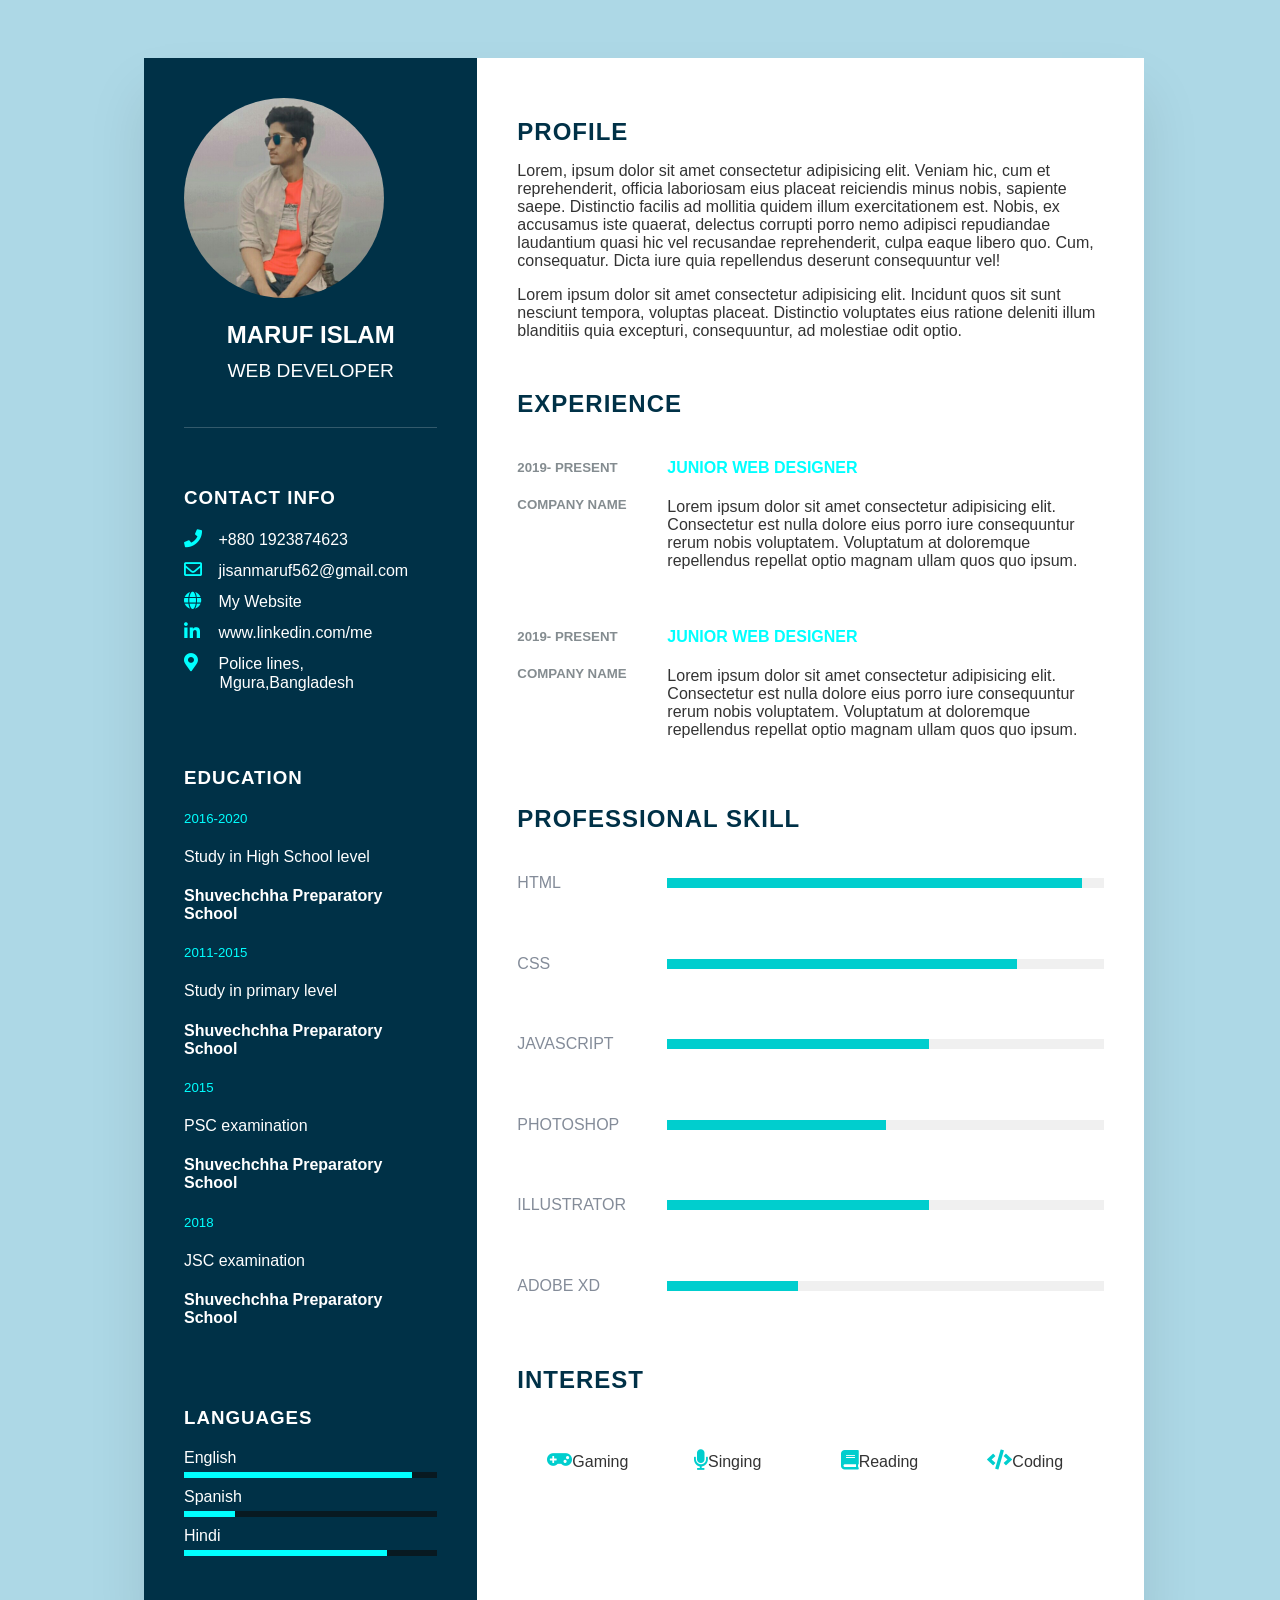
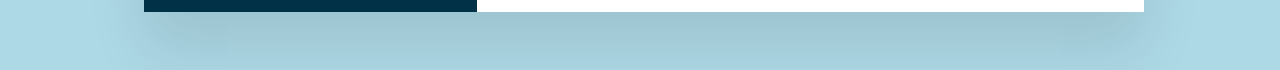
<file: cv.html>
<!DOCTYPE html>
<html lang="en">
<head>
    <meta charset="UTF-8">
    <meta http-equiv="X-UA-Compatible" content="IE=edge">
    <meta name="viewport" content="width=device-width, initial-scale=1.0">
    <title>Maruf->CV</title>
    <link rel="shortcut icon" type="image" href="image/title logo2.png">
    <link rel="stylesheet" href="https://cdnjs.cloudflare.com/ajax/libs/font-awesome/5.15.3/css/all.min.css">
    <link rel="stylesheet" href="css/cv.css">
</head>
<body>
    <div class="container">
        <div class="left_side">
            <div class="profileText">
                <div class="imgBx">
                    <img src="image/my image.jpg" alt="">
                </div>
                <h2>Maruf Islam<br><span>web Developer</span></h2>
            </div>
            <div class="contactInfo">
                <h3 class="title">
                    Contact Info
                </h3>
                <ul>
                    <li><span class="icon"><i class="fa fa-phone" aria-hidden="true"></i>
                    </span>
                        <span class="text">+880 1923874623</span>
                    </li>
                    <li><span class="icon"><i class="far fa-envelope"></i></span>
                        <span class="text">jisanmaruf562@gmail.com</span>
                    </li>
                    <li><span class="icon"><i class="fa fa-globe" aria-hidden="true"></i></span>
                        <span class="text">My Website</span>
                    </li>
                    <li><span class="icon"><i class="fab fa-linkedin-in"></i></span>
                        <span class="text">www.linkedin.com/me</span>
                    </li>
                    <li><span class="icon"><i class="fas fa-map-marker-alt"></i></span>
                        <span class="text">Police lines,<br> &nbsp;&nbsp;&nbsp;&nbsp;&nbsp;&nbsp;&nbsp;   Mgura,Bangladesh</span>
                    </li>
                </ul>
            </div>

            <div class="contactInfo education">
                <h3 class="title">
                    Education
                </h3>
                <ul>
                    <li>
                        <h5>2016-2020</h5>
                        <h4>Study in High School level</h4>
                        <h4>Shuvechchha Preparatory School</h4>
                    </li>
                    <li>
                        <h5>2011-2015</h5>
                        <h4>Study in primary level</h4>
                        <h4>Shuvechchha Preparatory School</h4>
                    </li>
                    <li>
                        <h5>2015</h5>
                        <h4>PSC examination</h4>
                        <h4>Shuvechchha Preparatory School</h4>
                    </li>
                    <li>
                        <h5>2018</h5>
                        <h4>JSC examination</h4>
                        <h4>Shuvechchha Preparatory School</h4>
                    </li>
                   
                </ul>
            </div>

            <div class="contactInfo language">
                <h3 class="title">
                    Languages
                </h3>
                <ul>
                    <li>
                        <span class="text">English</span>
                        <span class="percent">
                            <div style="width:90%"></div>
                        </span>
                    </li>
                    <li>
                        <span class="text">Spanish</span>
                        <span class="percent">
                            <div style="width:20%"></div>
                        </span>
                    </li>
                    <li>
                        <span class="text">Hindi</span>
                        <span class="percent">
                            <div style="width:80%"></div>
                        </span>
                    </li>
                </ul>
        </div>
    </div>


        <div class="right_side">
            <div class="about">
                <h2 class="title2">Profile</h2>
                <p>Lorem, ipsum dolor sit amet consectetur adipisicing elit. Veniam hic, cum et reprehenderit, officia laboriosam eius placeat reiciendis minus nobis, sapiente saepe. Distinctio facilis ad mollitia quidem illum exercitationem est.
                Nobis, ex accusamus iste quaerat, delectus corrupti porro nemo adipisci repudiandae laudantium quasi hic vel recusandae reprehenderit, culpa eaque libero quo. Cum, consequatur. Dicta iure quia repellendus deserunt consequuntur vel!</p>
                <p>Lorem ipsum dolor sit amet consectetur adipisicing elit. Incidunt quos sit sunt nesciunt tempora, voluptas placeat. Distinctio voluptates eius ratione deleniti illum blanditiis quia excepturi, consequuntur, ad molestiae odit optio.</p>
            </div>
            <div class="about">
                <h2 class="title2">Experience</h2>
                <div class="box">
                    <div class="year-company">
                        <h5>2019- Present</h5>
                        <h5>company name</h5>
                    </div>
                    <div class="text">
                        <h4>Junior Web Designer</h4>
                        <p>Lorem ipsum dolor sit amet consectetur adipisicing elit. Consectetur est nulla dolore eius porro iure consequuntur rerum nobis voluptatem. Voluptatum at doloremque repellendus repellat optio magnam ullam quos quo ipsum.</p>
                    </div>
                </div>

                <div class="box">
                    <div class="year-company">
                        <h5>2019- Present</h5>
                        <h5>company name</h5>
                    </div>
                    <div class="text">
                        <h4>Junior Web Designer</h4>
                        <p>Lorem ipsum dolor sit amet consectetur adipisicing elit. Consectetur est nulla dolore eius porro iure consequuntur rerum nobis voluptatem. Voluptatum at doloremque repellendus repellat optio magnam ullam quos quo ipsum.</p>
                    </div>
                </div>
            </div>

            <div class="about skills">
                <h2 class="title2">Professional Skill</h2>
                <div class="box">
                    <h4>Html</h4>
                    <div class="percent">
                        <div style="width: 95%"></div>
                    </div>
                </div>
                <div class="box">
                    <h4>CSS</h4>
                    <div class="percent">
                        <div style="width: 80%"></div>
                    </div>
                </div>
                <div class="box">
                    <h4>Javascript</h4>
                    <div class="percent">
                        <div style="width: 60%"></div>
                    </div>
                </div>
                <div class="box">
                    <h4>Photoshop</h4>
                    <div class="percent">
                        <div style="width: 50%"></div>
                    </div>
                </div>
                <div class="box">
                    <h4>Illustrator</h4>
                    <div class="percent">
                        <div style="width: 60%"></div>
                    </div>
                </div>
                <div class="box">
                    <h4>Adobe XD</h4>
                    <div class="percent">
                        <div style="width: 30%"></div>
                    </div>
                </div>
            </div>


            <div class="about interest">
                <h2 class="title2">Interest</h2>
                <ul>
                    <li><i class="fas fa-gamepad"></i>Gaming</li>
                    <li><i class="fas fa-microphone"></i>Singing</li>
                    <li><i class="fas fa-book"></i>Reading</li>
                    <li><i class="fas fa-code"></i>Coding</li>

                </ul>
             </div>
           </div>     
        </div>
</body>
</html>
</file>
<file: css/cv.css>
*{
    margin-inline-end: 0;
    padding: 0;
    box-sizing: border-box;
    font-family: sans-serif;
}
body{
    background: lightblue;
    display: flex;
    justify-content: center;
    align-items: center;
    min-height: 100vh;
}
.container{
    position: relative;
    width: 100%;
    max-width: 1000px;
    min-height: 1000px;
    background: #fff;
    margin: 50px;
    display: grid;
    grid-template-columns: 1fr 2fr;
    box-shadow: 0 35px 55px rgba(0,0,0,0.1);
}
.container .left_side{
    position: relative;
    background: #003147;
    padding: 40px;
}
.profileText{
    position: relative;
    display: flex;
    flex-direction: column;
    padding-bottom: 20px;
    border-bottom: 1px solid rgba(255,255,255,0.2);

}
.profileText .imgBx{
    position: relative;
    width: 200px;
    height: 200px;
    border-radius: 50%;
    overflow: hidden;
}
.profileText .imgBx img{
    width: 100%;
    height: 100%;
    position: absolute;
    top: 0;
    left: 0;
    object-fit: cover;
}
.profileText h2{
    color: #fff;
    font-size: 1.5em;
    margin-top: 20px;
    text-transform: uppercase;
    text-align: center;
    font-weight: 600;
    line-height: 1.4em;
}
.profileText h2 span{
    font-size: .8em;
    font-weight: 300;
}
.contactInfo{
    padding-top: 40px;
}
.title{
    color: #fff;
    text-transform: uppercase;
    font-weight: 600;
    letter-spacing: 1px;
    margin-bottom: 20px;
}
.contactInfo ul{
    position: relative;
}
.contactInfo ul li{
    position: relative;
    list-style: none;
    margin: 10px 0;
    cursor: pointer;
}
.contactInfo ul li .icon{
    display: inline-block;
    width: 30px;
    font-size: 18px;
    color: aqua;
}
.contactInfo ul li span{
    color: #fff;
    font-weight: 300;
}
.contactInfo.education li{
    margin-bottom: 15px;
}
.contactInfo.education h5{
    color: aqua;
    font-weight: 500;
}
.contactInfo.education h4:nth-child(2){
    color: white;
    font-weight: 500;
}
.contactInfo.education h4{
    color: white;
}
.contactInfo.language .percent{
    position: relative;
    width: 100%;
    height: 6px;
    background: #081921;
    display: block;
    margin-top: 5px;
}
.contactInfo.language .percent div{
    position: absolute;
    top: 0;
    left: 0;
    height: 100%;
    background: aqua;
}


.container .right_side{
    position: relative;
    background: #fff;
    padding: 40px;
}
.about{
    margin-bottom: 50px;
}
.about:last-child{
    margin-bottom: 0px;
}
.title2{
    color: #003147;
    text-transform: uppercase;
    letter-spacing: 1px;
    margin-bottom: 10px;
}
p{
    color: #333;
}
.about .box{
    display: flex;
    flex-direction: flex;
    margin: 20px 0;
}
.about .box .year-company{
    min-width: 150px ;
}
.about .box .year-company h5{
    text-transform: uppercase;
    color: #848c90;
    font-weight: 600;
}
.about .box .text h4{
    text-transform: uppercase;
    color: aqua;
    font-size: 16px;
}
.skills .box{
    position: relative;
    width: 100%;
    display: grid;
    grid-template-columns: 150px 1fr;
    justify-content: center;
    align-items: center;
}
.skills .box h4{
    text-transform: uppercase;
    color: #848c99;
    font-weight: 500;
}
.skills .box .percent{
    position: relative;
    width: 100%;
    height: 10px;
    background: #f0f0f0;
}
.skills .box .percent div{
    position: absolute;
    top: 0;
    left: 0;
    height: 100%;
    background: rgb(0, 206, 206);
}
.interest ul{
display: grid;
grid-template-columns: repeat(4,1fr);
}
.interest ul li{
    list-style: none;
    color: #333;
    font-weight: 500;
    margin: 10px 0;
    padding: 30px;
}
.interest ul li .fas{
    color: rgb(0, 206, 206);
    font-size: 20px;
}
@media(max-width:1000px){
    .container{
        margin: 10px;
        width: 100%;
        grid-template-columns: repeat(1,1fr);
    }
}
@media(max-width:500px){
.about .box{
    flex-direction: column;
}

}
</file>
